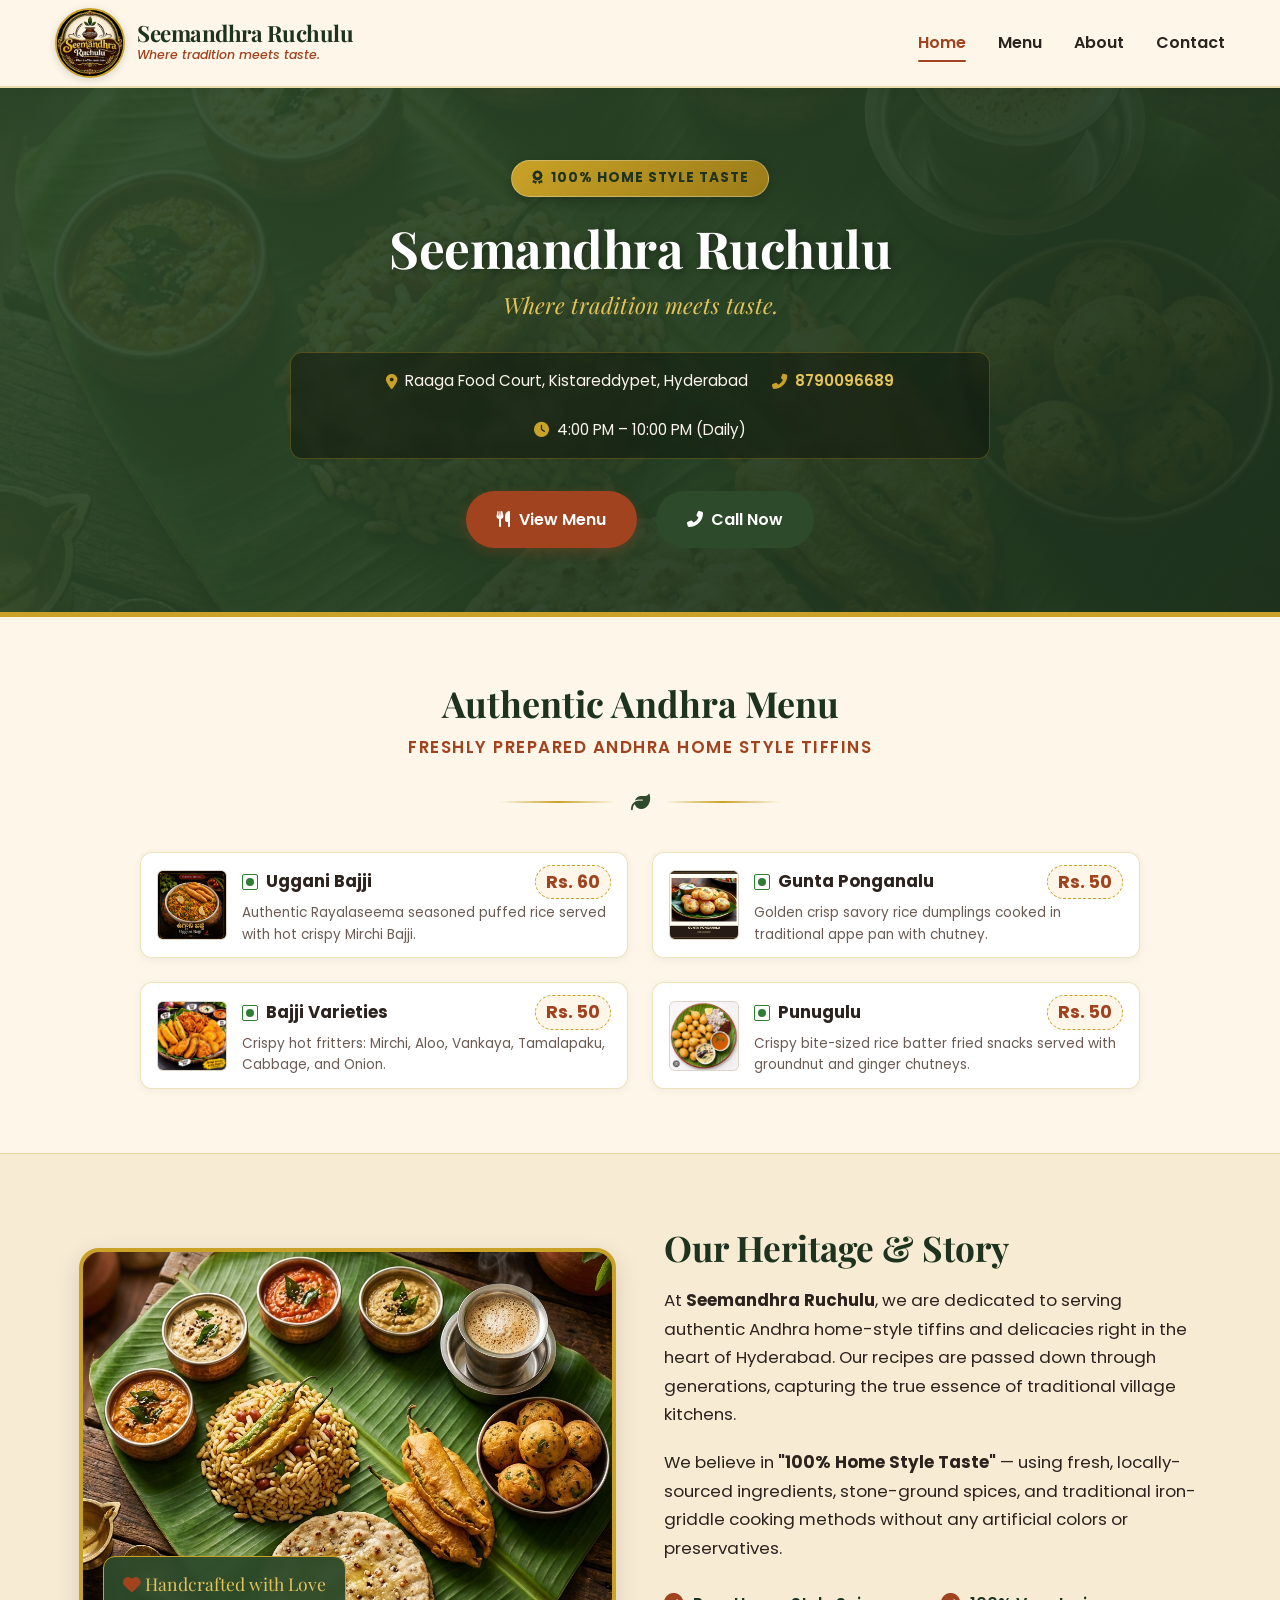
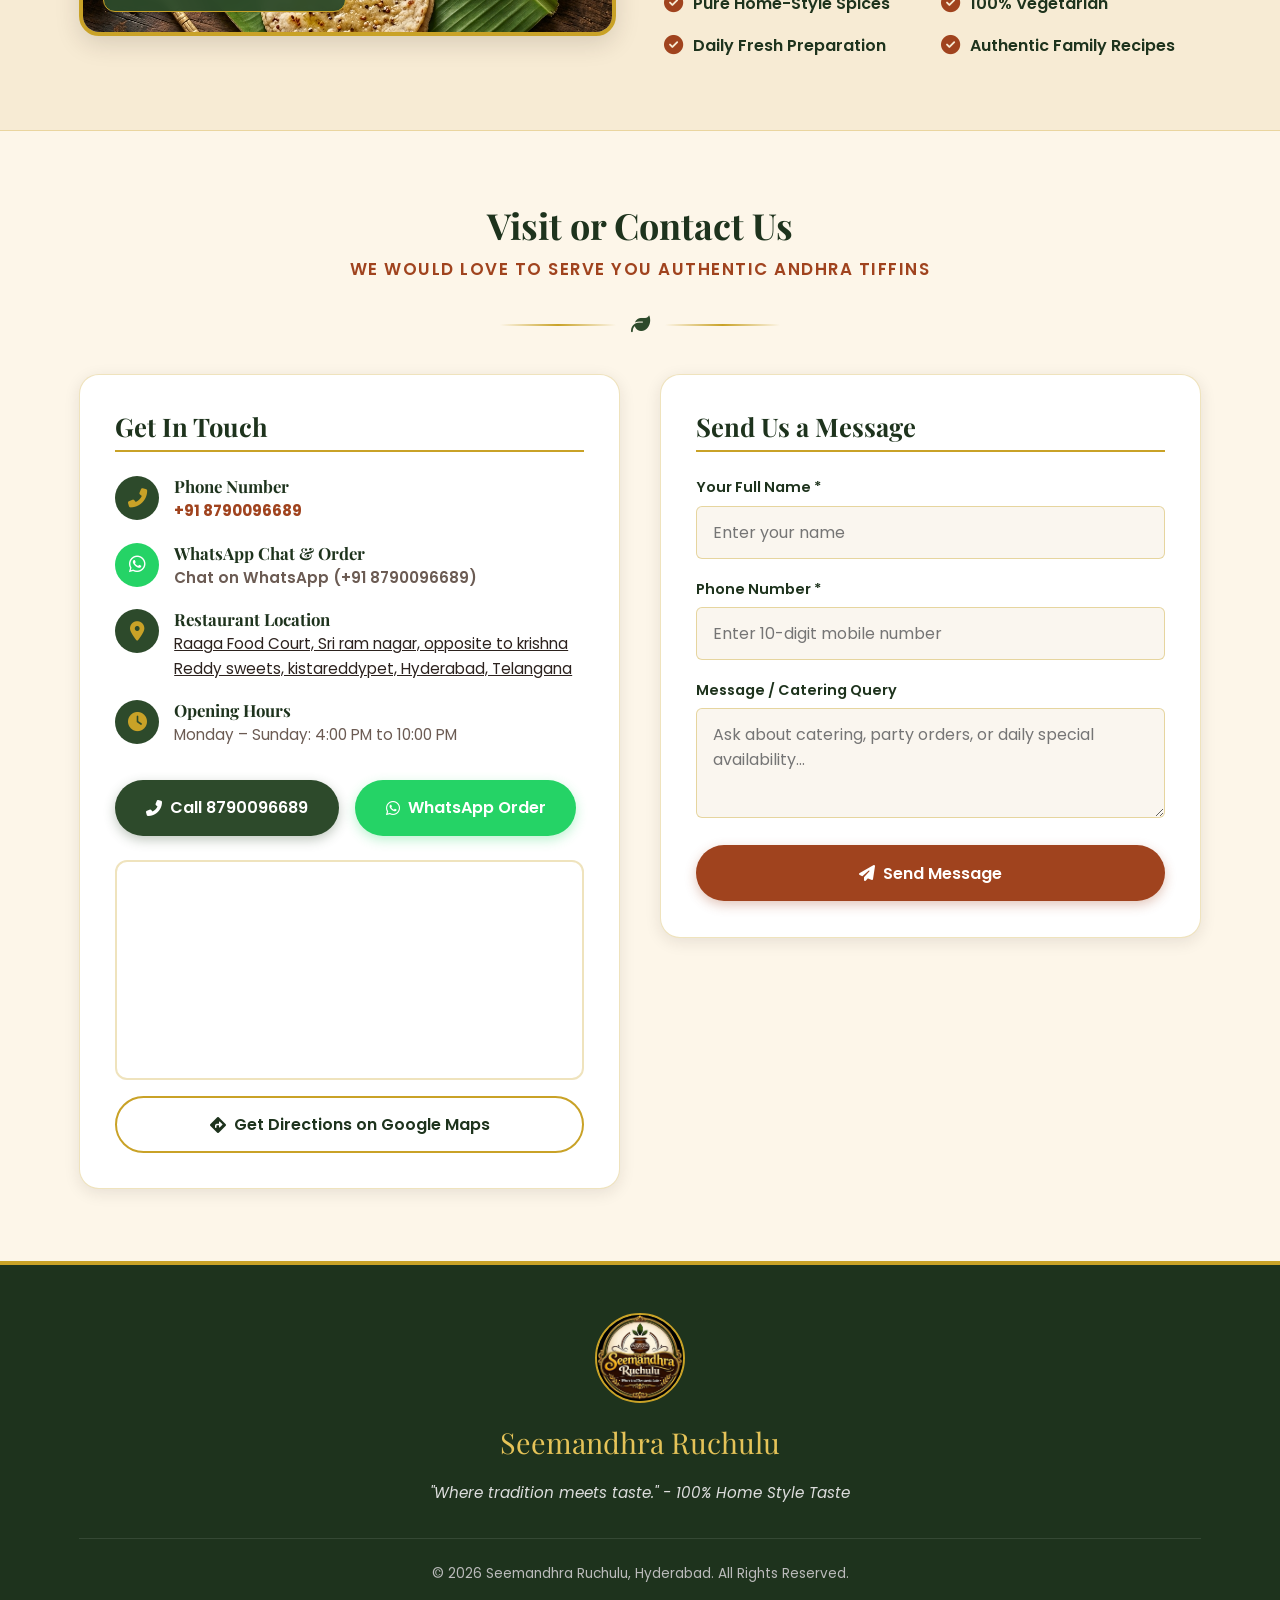
<file: index.html>
<!DOCTYPE html>
<html lang="en">

<head>
  <meta charset="UTF-8">
  <meta name="viewport" content="width=device-width, initial-scale=1.0">
  <title>Seemandhra Ruchulu - Authentic Andhra Home Style Cuisine in Hyderabad</title>
  <meta name="description"
    content="Seemandhra Ruchulu brings authentic Andhra home-style breakfast & tiffins to Hyderabad. Taste Uggani Bajji, Gunta Ponganalu, Jonna Roti, Punugulu and Daily Specials. 100% Home Style Taste.">
  <meta name="keywords"
    content="Andhra food Hyderabad, Seemandhra Ruchulu, Uggani Bajji Hyderabad, Gunta Ponganalu, Andhra breakfast, home style food Hyderabad">

  <!-- Google Fonts -->
  <link rel="preconnect" href="https://fonts.googleapis.com">
  <link rel="preconnect" href="https://fonts.gstatic.com" crossorigin>
  <link
    href="https://fonts.googleapis.com/css2?family=Playfair+Display:ital,wght@0,600;0,700;0,800;1,600&family=Poppins:wght@400;500;600;700&display=swap"
    rel="stylesheet">

  <!-- Font Awesome Icons -->
  <link rel="stylesheet" href="https://cdnjs.cloudflare.com/ajax/libs/font-awesome/6.4.0/css/all.min.css">

  <!-- Main Stylesheet -->
  <link rel="stylesheet" href="assets/css/style.css">
</head>

<body>

  <!-- ==========================================
       HEADER & NAVIGATION
       ========================================== -->
  <header class="header" id="main-header">
    <div class="nav-container">
      <a href="#home" class="brand-wrapper" aria-label="Seemandhra Ruchulu Home">
        <div class="logo-spot">
          <img src="assets/images/logo.jpeg" alt="Seemandhra Ruchulu Logo Emblem">
        </div>
        <div class="brand-text">
          <span class="brand-name">Seemandhra Ruchulu</span>
          <span class="brand-tagline">Where tradition meets taste.</span>
        </div>
      </a>

      <nav>
        <ul class="nav-menu" id="nav-menu">
          <li><a href="#home" class="nav-link active">Home</a></li>
          <li><a href="#menu" class="nav-link">Menu</a></li>
          <li><a href="#about" class="nav-link">About</a></li>
          <li><a href="#contact" class="nav-link">Contact</a></li>
        </ul>
      </nav>

      <button class="nav-toggle" id="nav-toggle" aria-label="Toggle navigation menu">
        <i class="fas fa-bars"></i>
      </button>
    </div>
  </header>

  <main>
    <!-- ==========================================
         1. HOME / HERO SECTION
         ========================================== -->
    <section class="hero" id="home">
      <div class="hero-content">
        <div class="badge-homestyle">
          <i class="fas fa-award"></i> 100% Home Style Taste
        </div>

        <h1 class="hero-title">Seemandhra Ruchulu</h1>
        <p class="hero-tagline">Where tradition meets taste.</p>

        <div class="quick-info-bar">
          <div class="quick-info-item">
            <i class="fas fa-map-marker-alt"></i>
            <span>Raaga Food Court, Kistareddypet, Hyderabad</span>
          </div>
          <div class="quick-info-item">
            <i class="fas fa-phone-alt"></i>
            <a href="tel:8790096689" style="color: var(--accent-gold-light); font-weight: 600;">8790096689</a>
          </div>
          <div class="quick-info-item">
            <i class="fas fa-clock"></i>
            <span>4:00 PM – 10:00 PM (Daily)</span>
          </div>
        </div>

        <div class="hero-actions">
          <a href="#menu" class="btn btn-primary">
            <i class="fas fa-utensils"></i> View Menu
          </a>
          <a href="tel:8790096689" class="btn btn-secondary">
            <i class="fas fa-phone-alt"></i> Call Now
          </a>
        </div>
      </div>
    </section>

    <!-- ==========================================
         2. MENU SECTION
         ========================================== -->
    <section class="menu-section" id="menu">
      <div class="container">
        <h2 class="section-title">Authentic Andhra Menu</h2>
        <p class="section-subtitle">Freshly Prepared Andhra Home Style Tiffins</p>

        <div class="ornamental-divider">
          <i class="fas fa-leaf leaf-icon"></i>
        </div>

        <!-- Menu Cards Grid (4 items) -->
        <div class="menu-grid-clean">

          <!-- Item 1: Uggani Bajji -->
          <div class="menu-card">
            <img src="assets/images/Uggani Bajji.jpg" alt="Uggani Bajji" class="card-img-placeholder">
            <div class="card-details">
              <div class="card-header-row">
                <div class="card-title">
                  <span class="veg-indicator" title="Pure Vegetarian"></span>
                  Uggani Bajji
                </div>
                <span class="card-price">Rs. 60</span>
              </div>
              <p class="card-desc">Authentic Rayalaseema seasoned puffed rice served with hot crispy Mirchi Bajji.</p>
            </div>
          </div>

          <!-- Item 2: Gunta Ponganalu -->
          <div class="menu-card">
            <img src="assets/images/Gunta Ponganalu.jpeg" alt="Gunta Ponganalu" class="card-img-placeholder">
            <div class="card-details">
              <div class="card-header-row">
                <div class="card-title">
                  <span class="veg-indicator" title="Pure Vegetarian"></span>
                  Gunta Ponganalu
                </div>
                <span class="card-price">Rs. 50</span>
              </div>
              <p class="card-desc">Golden crisp savory rice dumplings cooked in traditional appe pan with chutney.</p>
            </div>
          </div>

          <!-- Item 3: Bajji Varieties -->
          <div class="menu-card">
            <img src="assets/images/Bajji Varieties.jpeg" alt="Bajji Varieties" class="card-img-placeholder">
            <div class="card-details">
              <div class="card-header-row">
                <div class="card-title">
                  <span class="veg-indicator" title="Pure Vegetarian"></span>
                  Bajji Varieties
                </div>
                <span class="card-price">Rs. 50</span>
              </div>
              <p class="card-desc">Crispy hot fritters: Mirchi, Aloo, Vankaya, Tamalapaku, Cabbage, and Onion.</p>
            </div>
          </div>

          <!-- Item 4: Punugulu -->
          <div class="menu-card">
            <img src="assets/images/Punugulu.jpeg" alt="Punugulu" class="card-img-placeholder">
            <div class="card-details">
              <div class="card-header-row">
                <div class="card-title">
                  <span class="veg-indicator" title="Pure Vegetarian"></span>
                  Punugulu
                </div>
                <span class="card-price">Rs. 50</span>
              </div>
              <p class="card-desc">Crispy bite-sized rice batter fried snacks served with groundnut and ginger chutneys.
              </p>
            </div>
          </div>

        </div>
      </div>
    </section>

    <!-- ==========================================
         3. ABOUT SECTION
         ========================================== -->
    <section class="about-section" id="about">
      <div class="container">
        <div class="about-grid">

          <div class="about-image-wrapper">
            <img src="assets/images/hero.png" alt="Authentic Andhra Cooking at Seemandhra Ruchulu">
            <div class="about-badge-overlay">
              <i class="fas fa-heart" style="color: var(--accent-rust);"></i> Handcrafted with Love
            </div>
          </div>

          <div class="about-content">
            <h2 style="font-family: var(--font-heading);">Our Heritage & Story</h2>

            <p class="about-text">
              At <strong>Seemandhra Ruchulu</strong>, we are dedicated to serving authentic Andhra home-style tiffins
              and delicacies right in the heart of Hyderabad. Our recipes are passed down through generations, capturing
              the true essence of traditional village kitchens.
            </p>

            <p class="about-text">
              We believe in <strong>"100% Home Style Taste"</strong> — using fresh, locally-sourced ingredients,
              stone-ground spices, and traditional iron-griddle cooking methods without any artificial colors or
              preservatives.
            </p>

            <div class="about-highlights">
              <div class="highlight-item">
                <i class="fas fa-check-circle"></i> Pure Home-Style Spices
              </div>
              <div class="highlight-item">
                <i class="fas fa-check-circle"></i> 100% Vegetarian
              </div>
              <div class="highlight-item">
                <i class="fas fa-check-circle"></i> Daily Fresh Preparation
              </div>
              <div class="highlight-item">
                <i class="fas fa-check-circle"></i> Authentic Family Recipes
              </div>
            </div>
          </div>

        </div>
      </div>
    </section>

    <!-- ==========================================
         4. CONTACT SECTION
         ========================================== -->
    <section class="contact-section" id="contact">
      <div class="container">
        <h2 class="section-title">Visit or Contact Us</h2>
        <p class="section-subtitle">We would love to serve you authentic Andhra tiffins</p>

        <div class="ornamental-divider">
          <i class="fas fa-leaf leaf-icon"></i>
        </div>

        <div class="contact-grid">

          <!-- Contact Details Card -->
          <div class="contact-info-card">
            <h3>Get In Touch</h3>

            <div class="contact-detail-list">
              <div class="contact-detail-item">
                <div class="contact-icon">
                  <i class="fas fa-phone-alt"></i>
                </div>
                <div class="contact-detail-text">
                  <h4>Phone Number</h4>
                  <p><a href="tel:8790096689" style="font-weight: 700; color: var(--accent-rust);">+91 8790096689</a>
                  </p>
                </div>
              </div>

              <div class="contact-detail-item">
                <div class="contact-icon" style="background-color: #25D366; color: #FFF;">
                  <i class="fab fa-whatsapp"></i>
                </div>
                <div class="contact-detail-text">
                  <h4>WhatsApp Chat & Order</h4>
                  <p><a href="https://wa.me/918790096689" target="_blank" rel="noopener noreferrer"
                      style="font-weight: 600;">Chat on WhatsApp (+91 8790096689)</a></p>
                </div>
              </div>

              <div class="contact-detail-item">
                <div class="contact-icon">
                  <i class="fas fa-map-marker-alt"></i>
                </div>
                <div class="contact-detail-text">
                  <h4>Restaurant Location</h4>
                  <p><a
                      href="https://www.google.com/maps/dir/?api=1&destination=Raaga+Food+Court,+Sri+ram+nagar,+opposite+to+krishna+Reddy+sweets,+kistareddypet,+Hyderabad,+Telangana"
                      target="_blank" rel="noopener noreferrer"
                      style="color: var(--text-dark); text-decoration: underline;">Raaga Food Court, Sri ram nagar,
                      opposite to krishna Reddy sweets, kistareddypet, Hyderabad, Telangana</a></p>
                </div>
              </div>

              <div class="contact-detail-item">
                <div class="contact-icon">
                  <i class="fas fa-clock"></i>
                </div>
                <div class="contact-detail-text">
                  <h4>Opening Hours</h4>
                  <p>Monday – Sunday: 4:00 PM to 10:00 PM</p>
                </div>
              </div>
            </div>

            <div class="contact-buttons-group">
              <a href="tel:8790096689" class="btn btn-secondary">
                <i class="fas fa-phone-alt"></i> Call 8790096689
              </a>
              <a href="https://wa.me/918790096689" target="_blank" rel="noopener noreferrer" class="btn btn-whatsapp">
                <i class="fab fa-whatsapp"></i> WhatsApp Order
              </a>
            </div>

            <!-- Map Container -->
            <div class="map-container">
              <iframe
                src="https://maps.google.com/maps?q=Raaga+Food+Court,+Sri+ram+nagar,+opposite+to+krishna+Reddy+sweets,+kistareddypet,+Hyderabad,+Telangana&t=&z=15&ie=UTF8&iwloc=&output=embed"
                title="Seemandhra Ruchulu Hyderabad Location Map" loading="lazy"></iframe>
            </div>
            <a href="https://www.google.com/maps/dir/?api=1&destination=Raaga+Food+Court,+Sri+ram+nagar,+opposite+to+krishna+Reddy+sweets,+kistareddypet,+Hyderabad,+Telangana"
              target="_blank" rel="noopener noreferrer" class="btn btn-outline-gold"
              style="margin-top: 1rem; width: 100%;">
              <i class="fas fa-directions"></i> Get Directions on Google Maps
            </a>
          </div>

          <!-- Contact Form Card -->
          <div class="contact-form-card">
            <h3>Send Us a Message</h3>

            <form id="contact-form">
              <div class="form-group">
                <label for="form-name">Your Full Name *</label>
                <input type="text" id="form-name" class="form-control" placeholder="Enter your name" required>
              </div>

              <div class="form-group">
                <label for="form-phone">Phone Number *</label>
                <input type="tel" id="form-phone" class="form-control" placeholder="Enter 10-digit mobile number"
                  required>
              </div>

              <div class="form-group">
                <label for="form-message">Message / Catering Query</label>
                <textarea id="form-message" class="form-control"
                  placeholder="Ask about catering, party orders, or daily special availability..."></textarea>
              </div>

              <button type="submit" class="btn btn-primary" style="width: 100%;">
                <i class="fas fa-paper-plane"></i> Send Message
              </button>

              <div id="form-alert" class="form-alert"></div>
            </form>
          </div>

        </div>
      </div>
    </section>
  </main>

  <!-- ==========================================
       FOOTER
       ========================================== -->
  <footer class="footer">
    <div class="container">
      <div class="footer-content">
        <img src="assets/images/logo.jpeg" alt="Seemandhra Ruchulu Logo" class="footer-logo">
        <div class="footer-brand">Seemandhra Ruchulu</div>
        <p class="footer-tagline">"Where tradition meets taste." - 100% Home Style Taste</p>
      </div>
      <div class="footer-bottom">
        <p>&copy; 2026 Seemandhra Ruchulu, Hyderabad. All Rights Reserved.</p>
      </div>
    </div>
  </footer>

  <!-- Sticky Mobile Quick Action Bar -->
  <div class="sticky-mobile-bar">
    <div class="sticky-mobile-bar-content">
      <a href="tel:8790096689" class="btn btn-primary">
        <i class="fas fa-phone-alt"></i> Call Now
      </a>
      <a href="https://wa.me/918790096689" target="_blank" rel="noopener noreferrer" class="btn btn-whatsapp">
        <i class="fab fa-whatsapp"></i> WhatsApp
      </a>
    </div>
  </div>

  <!-- Scripts -->
  <script src="assets/js/main.js"></script>
</body>

</html>
</file>
<file: assets/css/style.css>
/* ==========================================================================
   SEEMANDHRA RUCHULU - OFFICIAL STYLESHEET
   Brand Colors:
   - Primary Green: #2D4A2B (Forest Green)
   - Accent Rust: #A0431E (Rust/Brick Red)
   - Accent Gold: #C9A227 (Gold)
   - Background Cream: #FDF6E9 (Cream)
   - Card Cream: #FFFBF3
   - Text Dark: #2C221E
   ========================================================================== */

/* --------------------------------------------------------------------------
   1. DESIGN TOKENS & ROOT VARIABLES
   -------------------------------------------------------------------------- */
:root {
  --primary-green: #2D4A2B;
  --primary-green-dark: #1E331D;
  --primary-green-light: #3D643A;
  
  --accent-rust: #A0431E;
  --accent-rust-dark: #7E3316;
  --accent-rust-light: #C4552A;
  
  --accent-gold: #C9A227;
  --accent-gold-light: #E5C358;
  --accent-gold-dark: #9A7B18;
  
  --bg-cream: #FDF6E9;
  --bg-cream-dark: #F7EBD4;
  --bg-cream-card: #FFFFFF;
  
  --text-dark: #2C221E;
  --text-muted: #6B5B53;
  --text-light: #FAF5EE;
  
  --veg-green: #2E7D32;
  --border-gold: rgba(201, 162, 39, 0.3);
  
  --font-heading: 'Playfair Display', 'Yeseva One', Georgia, serif;
  --font-body: 'Poppins', -apple-system, BlinkMacSystemFont, 'Segoe UI', Roboto, sans-serif;
  
  --shadow-sm: 0 2px 8px rgba(44, 34, 30, 0.06);
  --shadow-md: 0 4px 16px rgba(44, 34, 30, 0.1);
  --shadow-lg: 0 8px 24px rgba(44, 34, 30, 0.15);
  
  --radius-sm: 6px;
  --radius-md: 12px;
  --radius-lg: 20px;
  --radius-full: 9999px;
  
  --transition-fast: all 0.2s ease;
  --transition-normal: all 0.3s ease;
}

/* --------------------------------------------------------------------------
   2. RESET & BASE STYLES
   -------------------------------------------------------------------------- */
*, *::before, *::after {
  box-sizing: border-box;
  margin: 0;
  padding: 0;
}

html {
  scroll-behavior: smooth;
  font-size: 16px;
}

body {
  font-family: var(--font-body);
  background-color: var(--bg-cream);
  color: var(--text-dark);
  line-height: 1.6;
  overflow-x: hidden;
  -webkit-font-smoothing: antialiased;
}

img {
  max-width: 100%;
  height: auto;
  display: block;
}

a {
  color: inherit;
  text-decoration: none;
}

ul {
  list-style: none;
}

button, input, textarea {
  font-family: inherit;
  font-size: inherit;
}

/* --------------------------------------------------------------------------
   3. TYPOGRAPHY & UTILITIES
   -------------------------------------------------------------------------- */
h1, h2, h3, h4, h5, h6 {
  font-family: var(--font-heading);
  font-weight: 700;
  line-height: 1.25;
  color: var(--primary-green-dark);
}

.section-title {
  text-align: center;
  font-size: 2.25rem;
  margin-bottom: 0.5rem;
  color: var(--primary-green-dark);
  position: relative;
}

.section-subtitle {
  text-align: center;
  font-size: 1.05rem;
  color: var(--accent-rust);
  font-weight: 600;
  text-transform: uppercase;
  letter-spacing: 1.5px;
  margin-bottom: 2rem;
}

/* Ornamental Section Divider */
.ornamental-divider {
  display: flex;
  align-items: center;
  justify-content: center;
  gap: 15px;
  margin: 1.5rem auto 2.5rem;
  width: 100%;
  max-width: 280px;
}

.ornamental-divider::before,
.ornamental-divider::after {
  content: '';
  flex: 1;
  height: 2px;
  background: linear-gradient(to right, transparent, var(--accent-gold), transparent);
}

.ornamental-divider .leaf-icon {
  color: var(--primary-green);
  font-size: 1.2rem;
}

.container {
  width: 90%;
  max-width: 1200px;
  margin: 0 auto;
  padding: 0 15px;
}

.btn {
  display: inline-flex;
  align-items: center;
  justify-content: center;
  gap: 8px;
  padding: 0.85rem 1.8rem;
  font-weight: 600;
  border-radius: var(--radius-full);
  transition: var(--transition-fast);
  cursor: pointer;
  border: 2px solid transparent;
  text-align: center;
  font-size: 1rem;
}

.btn-primary {
  background-color: var(--accent-rust);
  color: #FFFFFF;
  box-shadow: 0 4px 12px rgba(160, 67, 30, 0.3);
}

.btn-primary:hover, .btn-primary:focus {
  background-color: var(--accent-rust-dark);
  transform: translateY(-2px);
  box-shadow: 0 6px 16px rgba(160, 67, 30, 0.4);
}

.btn-primary:active {
  transform: translateY(0);
}

.btn-secondary {
  background-color: var(--primary-green);
  color: #FFFFFF;
  box-shadow: 0 4px 12px rgba(45, 74, 43, 0.3);
}

.btn-secondary:hover, .btn-secondary:focus {
  background-color: var(--primary-green-dark);
  transform: translateY(-2px);
  box-shadow: 0 6px 16px rgba(45, 74, 43, 0.4);
}

.btn-outline-gold {
  background-color: transparent;
  border-color: var(--accent-gold);
  color: var(--primary-green-dark);
}

.btn-outline-gold:hover {
  background-color: var(--accent-gold);
  color: var(--primary-green-dark);
}

.btn-whatsapp {
  background-color: #25D366;
  color: #FFFFFF;
  box-shadow: 0 4px 12px rgba(37, 211, 102, 0.3);
}

.btn-whatsapp:hover {
  background-color: #1EBE5D;
  transform: translateY(-2px);
}

/* Veg Symbol (Green Dot in Green Square) */
.veg-indicator {
  display: inline-flex;
  align-items: center;
  justify-content: center;
  width: 16px;
  height: 16px;
  border: 1.5px solid var(--veg-green);
  border-radius: 2px;
  padding: 2px;
  background-color: #FFFFFF;
  flex-shrink: 0;
}

.veg-indicator::after {
  content: '';
  width: 8px;
  height: 8px;
  background-color: var(--veg-green);
  border-radius: 50%;
}

/* --------------------------------------------------------------------------
   4. STICKY HEADER & NAVBAR
   -------------------------------------------------------------------------- */
.header {
  position: sticky;
  top: 0;
  z-index: 1000;
  background-color: var(--bg-cream);
  border-bottom: 2px solid var(--border-gold);
  transition: var(--transition-normal);
  box-shadow: var(--shadow-sm);
}

.header.scrolled {
  background-color: rgba(253, 246, 233, 0.98);
  backdrop-filter: blur(8px);
  box-shadow: var(--shadow-md);
}

.nav-container {
  display: flex;
  align-items: center;
  justify-content: space-between;
  padding: 0.5rem 15px;
  max-width: 1200px;
  margin: 0 auto;
}

.brand-wrapper {
  display: flex;
  align-items: center;
  gap: 12px;
}

.logo-spot {
  width: 70px;
  height: 70px;
  border-radius: 50%;
  overflow: hidden;
  border: 2px solid var(--accent-gold);
  box-shadow: 0 2px 8px rgba(0,0,0,0.15);
  background-color: var(--primary-green-dark);
  display: flex;
  align-items: center;
  justify-content: center;
  transition: var(--transition-normal);
  flex-shrink: 0;
}

.logo-spot img {
  width: 100%;
  height: 100%;
  object-fit: cover;
}

.brand-text {
  display: flex;
  flex-direction: column;
}

.brand-name {
  font-family: var(--font-heading);
  font-size: 1.4rem;
  color: var(--primary-green-dark);
  font-weight: 700;
  line-height: 1.1;
  letter-spacing: -0.5px;
}

.brand-tagline {
  font-size: 0.78rem;
  color: var(--accent-rust);
  font-style: italic;
  font-weight: 500;
}

.nav-menu {
  display: flex;
  align-items: center;
  gap: 2rem;
}

.nav-link {
  font-weight: 600;
  color: var(--text-dark);
  position: relative;
  padding: 0.5rem 0;
  transition: var(--transition-fast);
  font-size: 1rem;
}

.nav-link::after {
  content: '';
  position: absolute;
  bottom: 0;
  left: 0;
  width: 0;
  height: 2.5px;
  background-color: var(--accent-rust);
  transition: var(--transition-fast);
  border-radius: 2px;
}

.nav-link:hover, .nav-link.active {
  color: var(--accent-rust);
}

.nav-link:hover::after, .nav-link.active::after {
  width: 100%;
}

.nav-toggle {
  display: none;
  background: none;
  border: none;
  font-size: 1.8rem;
  color: var(--primary-green-dark);
  cursor: pointer;
  padding: 5px;
}

/* --------------------------------------------------------------------------
   5. HERO SECTION
   -------------------------------------------------------------------------- */
.hero {
  position: relative;
  background: linear-gradient(135deg, rgba(45, 74, 43, 0.92), rgba(30, 51, 29, 0.95)), 
              url('../images/hero.png') center/cover no-repeat;
  color: var(--text-light);
  padding: 4.5rem 1rem 4rem;
  text-align: center;
  border-bottom: 5px solid var(--accent-gold);
  overflow: hidden;
}

.hero-content {
  max-width: 800px;
  margin: 0 auto;
  position: relative;
  z-index: 2;
}

.badge-homestyle {
  display: inline-flex;
  align-items: center;
  gap: 8px;
  background: linear-gradient(135deg, var(--accent-gold), var(--accent-gold-dark));
  color: var(--primary-green-dark);
  padding: 0.4rem 1.2rem;
  border-radius: var(--radius-full);
  font-weight: 700;
  font-size: 0.85rem;
  text-transform: uppercase;
  letter-spacing: 1px;
  margin-bottom: 1.2rem;
  box-shadow: 0 4px 12px rgba(0, 0, 0, 0.2);
  border: 1px solid rgba(255,255,255,0.3);
}

.hero-title {
  font-size: 3.2rem;
  color: #FFFFFF;
  margin-bottom: 0.5rem;
  text-shadow: 2px 2px 8px rgba(0, 0, 0, 0.4);
  letter-spacing: -0.5px;
}

.hero-tagline {
  font-size: 1.4rem;
  color: var(--accent-gold-light);
  font-style: italic;
  margin-bottom: 1.8rem;
  font-family: var(--font-heading);
}

/* Quick Bar inside Hero */
.quick-info-bar {
  display: flex;
  flex-wrap: wrap;
  justify-content: center;
  gap: 1.5rem;
  background-color: rgba(0, 0, 0, 0.35);
  backdrop-filter: blur(6px);
  padding: 1rem 1.5rem;
  border-radius: var(--radius-md);
  border: 1px solid rgba(201, 162, 39, 0.3);
  margin: 1.8rem auto;
  max-width: 700px;
  font-size: 0.95rem;
}

.quick-info-item {
  display: flex;
  align-items: center;
  gap: 8px;
}

.quick-info-item i {
  color: var(--accent-gold);
}

.hero-actions {
  display: flex;
  justify-content: center;
  gap: 1.2rem;
  margin-top: 2rem;
  flex-wrap: wrap;
}

/* --------------------------------------------------------------------------
   6. MENU SECTION (INTERACTIVE TABS & CARDS)
   -------------------------------------------------------------------------- */
.menu-section {
  padding: 4rem 0;
  background-color: var(--bg-cream);
}

/* Tab Toggle */
.menu-tabs-wrapper {
  display: flex;
  justify-content: center;
  margin-bottom: 2.5rem;
}

.menu-tabs {
  display: inline-flex;
  background-color: var(--bg-cream-dark);
  padding: 6px;
  border-radius: var(--radius-full);
  border: 1px solid var(--border-gold);
  box-shadow: var(--shadow-sm);
}

.tab-btn {
  padding: 0.75rem 2rem;
  border-radius: var(--radius-full);
  border: none;
  background: transparent;
  font-weight: 700;
  font-size: 1.05rem;
  color: var(--text-muted);
  cursor: pointer;
  transition: var(--transition-fast);
  display: flex;
  align-items: center;
  gap: 8px;
}

.tab-btn.active {
  background-color: var(--primary-green);
  color: #FFFFFF;
  box-shadow: 0 4px 12px rgba(45, 74, 43, 0.25);
}

.tab-btn:hover:not(.active) {
  color: var(--primary-green-dark);
}

/* Clean 4-Item Menu Grid */
.menu-grid-clean {
  display: grid;
  grid-template-columns: repeat(2, 1fr);
  gap: 1.5rem;
  max-width: 1000px;
  margin: 0 auto;
}

@media (max-width: 768px) {
  .menu-grid-clean {
    grid-template-columns: 1fr;
  }
}

/* Side-by-Side Grid Layout */
.menu-grid {
  display: grid;
  grid-template-columns: 1fr 1fr;
  gap: 2rem;
  align-items: start;
}

/* Section Header Styles */
.menu-col-header {
  padding: 1.1rem 1.5rem;
  border-radius: var(--radius-md) var(--radius-md) 0 0;
  color: #FFFFFF;
  display: flex;
  align-items: center;
  justify-content: space-between;
  margin-bottom: 1.2rem;
  box-shadow: var(--shadow-sm);
}

.header-green {
  background: linear-gradient(135deg, var(--primary-green), var(--primary-green-dark));
  border-bottom: 3px solid var(--accent-gold);
}

.header-rust {
  background: linear-gradient(135deg, var(--accent-rust), var(--accent-rust-dark));
  border-bottom: 3px solid var(--accent-gold);
}

.menu-col-title {
  font-size: 1.35rem;
  color: #FFFFFF;
  display: flex;
  align-items: center;
  gap: 10px;
}

.col-badge {
  background-color: var(--accent-gold);
  color: var(--primary-green-dark);
  font-size: 0.8rem;
  font-weight: 700;
  padding: 0.25rem 0.75rem;
  border-radius: var(--radius-full);
  text-transform: uppercase;
}

/* Cards Container */
.cards-list {
  display: flex;
  flex-direction: column;
  gap: 1rem;
}

/* Food Card Style */
.menu-card {
  display: flex;
  align-items: center;
  gap: 15px;
  background-color: var(--bg-cream-card);
  padding: 12px 16px;
  border-radius: var(--radius-md);
  border: 1px solid var(--border-gold);
  box-shadow: var(--shadow-sm);
  transition: var(--transition-fast);
  position: relative;
  overflow: hidden;
}

.menu-card:hover {
  transform: translateY(-3px);
  box-shadow: var(--shadow-md);
  border-color: var(--accent-gold);
}

.menu-card:active {
  transform: scale(0.99);
}

.card-img-placeholder {
  width: 70px;
  height: 70px;
  border-radius: var(--radius-sm);
  object-fit: cover;
  flex-shrink: 0;
  background-color: #EFE6D5;
  border: 1px solid rgba(0,0,0,0.08);
}

.card-details {
  flex: 1;
  display: flex;
  flex-direction: column;
  justify-content: center;
}

.card-header-row {
  display: flex;
  align-items: center;
  justify-content: space-between;
  gap: 10px;
}

.card-title {
  font-size: 1.05rem;
  font-weight: 700;
  color: var(--text-dark);
  display: flex;
  align-items: center;
  gap: 8px;
}

.card-price {
  font-weight: 700;
  font-size: 1.1rem;
  color: var(--accent-rust);
  white-space: nowrap;
  background-color: var(--bg-cream);
  padding: 2px 10px;
  border-radius: var(--radius-full);
  border: 1px dashed var(--accent-gold);
}

.card-desc {
  font-size: 0.85rem;
  color: var(--text-muted);
  margin-top: 3px;
}

/* Today's Special Card Highlight */
.menu-card.today-highlight {
  border: 2.5px solid var(--accent-rust);
  background: linear-gradient(to right, #FFFBF3, #FFF5EC);
  box-shadow: 0 4px 18px rgba(160, 67, 30, 0.2);
}

.today-tag {
  position: absolute;
  top: 0;
  right: 0;
  background-color: var(--accent-rust);
  color: #FFFFFF;
  font-size: 0.68rem;
  font-weight: 700;
  text-transform: uppercase;
  padding: 3px 10px;
  border-bottom-left-radius: var(--radius-sm);
  letter-spacing: 0.5px;
}

.day-badge {
  display: inline-block;
  font-size: 0.75rem;
  font-weight: 600;
  color: var(--primary-green);
  background-color: rgba(45, 74, 43, 0.1);
  padding: 2px 8px;
  border-radius: var(--radius-sm);
  margin-top: 4px;
}

/* --------------------------------------------------------------------------
   7. ABOUT SECTION
   -------------------------------------------------------------------------- */
.about-section {
  padding: 4.5rem 0;
  background-color: var(--bg-cream-dark);
  border-top: 1px solid var(--border-gold);
  border-bottom: 1px solid var(--border-gold);
}

.about-grid {
  display: grid;
  grid-template-columns: 1fr 1fr;
  gap: 3rem;
  align-items: center;
}

.about-image-wrapper {
  position: relative;
  border-radius: var(--radius-lg);
  overflow: hidden;
  box-shadow: var(--shadow-lg);
  border: 4px solid var(--accent-gold);
}

.about-image-wrapper img {
  width: 100%;
  height: 380px;
  object-fit: cover;
}

.about-badge-overlay {
  position: absolute;
  bottom: 20px;
  left: 20px;
  background-color: rgba(45, 74, 43, 0.95);
  color: var(--accent-gold-light);
  padding: 0.8rem 1.2rem;
  border-radius: var(--radius-md);
  font-family: var(--font-heading);
  font-size: 1.1rem;
  border: 1px solid var(--accent-gold);
  backdrop-filter: blur(4px);
}

.about-content h2 {
  font-size: 2.2rem;
  color: var(--primary-green-dark);
  margin-bottom: 1rem;
}

.about-text {
  font-size: 1.05rem;
  color: var(--text-dark);
  margin-bottom: 1.2rem;
  line-height: 1.7;
}

.about-highlights {
  display: grid;
  grid-template-columns: 1fr 1fr;
  gap: 1rem;
  margin-top: 1.8rem;
}

.highlight-item {
  display: flex;
  align-items: center;
  gap: 10px;
  font-weight: 600;
  color: var(--primary-green-dark);
}

.highlight-item i {
  color: var(--accent-rust);
  font-size: 1.2rem;
}

/* --------------------------------------------------------------------------
   8. CONTACT SECTION
   -------------------------------------------------------------------------- */
.contact-section {
  padding: 4.5rem 0;
  background-color: var(--bg-cream);
}

.contact-grid {
  display: grid;
  grid-template-columns: 1fr 1fr;
  gap: 2.5rem;
  align-items: start;
}

.contact-info-card {
  background-color: var(--bg-cream-card);
  padding: 2.2rem;
  border-radius: var(--radius-lg);
  border: 1px solid var(--border-gold);
  box-shadow: var(--shadow-md);
}

.contact-info-card h3 {
  font-size: 1.6rem;
  color: var(--primary-green-dark);
  margin-bottom: 1.5rem;
  border-bottom: 2px solid var(--accent-gold);
  padding-bottom: 0.5rem;
}

.contact-detail-list {
  display: flex;
  flex-direction: column;
  gap: 1.2rem;
  margin-bottom: 2rem;
}

.contact-detail-item {
  display: flex;
  align-items: flex-start;
  gap: 15px;
}

.contact-icon {
  width: 44px;
  height: 44px;
  background-color: var(--primary-green);
  color: var(--accent-gold);
  border-radius: 50%;
  display: flex;
  align-items: center;
  justify-content: center;
  font-size: 1.2rem;
  flex-shrink: 0;
}

.contact-detail-text h4 {
  font-size: 1.05rem;
  color: var(--primary-green-dark);
  margin-bottom: 2px;
}

.contact-detail-text p, .contact-detail-text a {
  color: var(--text-muted);
  font-size: 0.95rem;
}

.contact-detail-text a:hover {
  color: var(--accent-rust);
}

.contact-buttons-group {
  display: flex;
  gap: 1rem;
  flex-wrap: wrap;
}

.map-container {
  margin-top: 1.5rem;
  border-radius: var(--radius-md);
  overflow: hidden;
  border: 2px solid var(--border-gold);
  height: 220px;
}

.map-container iframe {
  width: 100%;
  height: 100%;
  border: 0;
}

/* Contact Form */
.contact-form-card {
  background-color: var(--bg-cream-card);
  padding: 2.2rem;
  border-radius: var(--radius-lg);
  border: 1px solid var(--border-gold);
  box-shadow: var(--shadow-md);
}

.contact-form-card h3 {
  font-size: 1.6rem;
  color: var(--primary-green-dark);
  margin-bottom: 1.5rem;
  border-bottom: 2px solid var(--accent-gold);
  padding-bottom: 0.5rem;
}

.form-group {
  margin-bottom: 1.2rem;
}

.form-group label {
  display: block;
  font-weight: 600;
  font-size: 0.9rem;
  margin-bottom: 0.4rem;
  color: var(--primary-green-dark);
}

.form-control {
  width: 100%;
  padding: 0.8rem 1rem;
  border: 1.5px solid rgba(201, 162, 39, 0.4);
  border-radius: var(--radius-sm);
  background-color: #FAF6EF;
  color: var(--text-dark);
  transition: var(--transition-fast);
}

.form-control:focus {
  outline: none;
  border-color: var(--accent-rust);
  background-color: #FFFFFF;
  box-shadow: 0 0 0 3px rgba(160, 67, 30, 0.15);
}

textarea.form-control {
  resize: vertical;
  min-height: 110px;
}

.form-alert {
  padding: 0.8rem 1rem;
  border-radius: var(--radius-sm);
  font-size: 0.9rem;
  margin-top: 1rem;
  display: none;
}

.form-alert.success {
  display: block;
  background-color: #E8F5E9;
  color: #2E7D32;
  border: 1px solid #A5D6A7;
}

/* --------------------------------------------------------------------------
   9. FOOTER & FLOATING CALL BAR
   -------------------------------------------------------------------------- */
.footer {
  background-color: var(--primary-green-dark);
  color: var(--bg-cream-dark);
  padding: 3rem 0 1.5rem;
  border-top: 4px solid var(--accent-gold);
  text-align: center;
}

.footer-content {
  display: flex;
  flex-direction: column;
  align-items: center;
  gap: 1rem;
  margin-bottom: 2rem;
}

.footer-logo {
  width: 90px;
  height: 90px;
  border-radius: 50%;
  border: 2px solid var(--accent-gold);
}

.footer-brand {
  font-family: var(--font-heading);
  font-size: 1.8rem;
  color: var(--accent-gold-light);
}

.footer-tagline {
  font-style: italic;
  color: #DDD;
  font-size: 0.95rem;
}

.footer-bottom {
  border-top: 1px solid rgba(255, 255, 255, 0.1);
  padding-top: 1.5rem;
  font-size: 0.85rem;
  color: #BBB;
}

/* Sticky Bottom Mobile Bar */
.sticky-mobile-bar {
  display: none;
  position: fixed;
  bottom: 0;
  left: 0;
  width: 100%;
  background-color: var(--primary-green-dark);
  padding: 8px 12px;
  box-shadow: 0 -4px 12px rgba(0, 0, 0, 0.2);
  z-index: 999;
  border-top: 2px solid var(--accent-gold);
}

.sticky-mobile-bar-content {
  display: flex;
  gap: 10px;
}

.sticky-mobile-bar .btn {
  flex: 1;
  padding: 0.7rem;
  font-size: 0.9rem;
}

/* --------------------------------------------------------------------------
   10. RESPONSIVE BREAKPOINTS
   -------------------------------------------------------------------------- */
@media (max-width: 992px) {
  .hero-title {
    font-size: 2.6rem;
  }
  
  .about-grid, .contact-grid {
    grid-template-columns: 1fr;
    gap: 2rem;
  }
  
  .about-image-wrapper img {
    height: 280px;
  }
}

@media (max-width: 768px) {
  .logo-spot {
    width: 60px;
    height: 60px;
  }
  
  .brand-name {
    font-size: 1.2rem;
  }
  
  .brand-tagline {
    font-size: 0.7rem;
  }
  
  .nav-menu {
    position: fixed;
    top: 75px;
    left: -100%;
    width: 100%;
    height: calc(100vh - 75px);
    background-color: var(--bg-cream);
    flex-direction: column;
    align-items: center;
    justify-content: flex-start;
    padding-top: 3rem;
    gap: 2rem;
    transition: var(--transition-normal);
    box-shadow: var(--shadow-lg);
  }
  
  .nav-menu.active {
    left: 0;
  }
  
  .nav-toggle {
    display: block;
  }
  
  .hero {
    padding: 3rem 1rem 3.5rem;
  }
  
  .hero-title {
    font-size: 2.1rem;
  }
  
  .hero-tagline {
    font-size: 1.15rem;
  }
  
  .quick-info-bar {
    flex-direction: column;
    gap: 0.6rem;
    text-align: left;
  }
  
  /* Menu Layout becomes stacked on Mobile */
  .menu-grid {
    grid-template-columns: 1fr;
    gap: 2.5rem;
  }
  
  .sticky-mobile-bar {
    display: block;
  }
  
  /* Extra spacing at bottom so sticky mobile bar doesn't cover footer content */
  body {
    padding-bottom: 60px;
  }
}

@media (max-width: 480px) {
  .logo-spot {
    width: 55px;
    height: 55px;
  }
  
  .hero-title {
    font-size: 1.8rem;
  }
  
  .tab-btn {
    padding: 0.6rem 1.2rem;
    font-size: 0.9rem;
  }
  
  .card-img-placeholder {
    width: 58px;
    height: 58px;
  }
  
  .card-title {
    font-size: 0.95rem;
  }
  
  .card-price {
    font-size: 0.95rem;
  }
}
</file>
